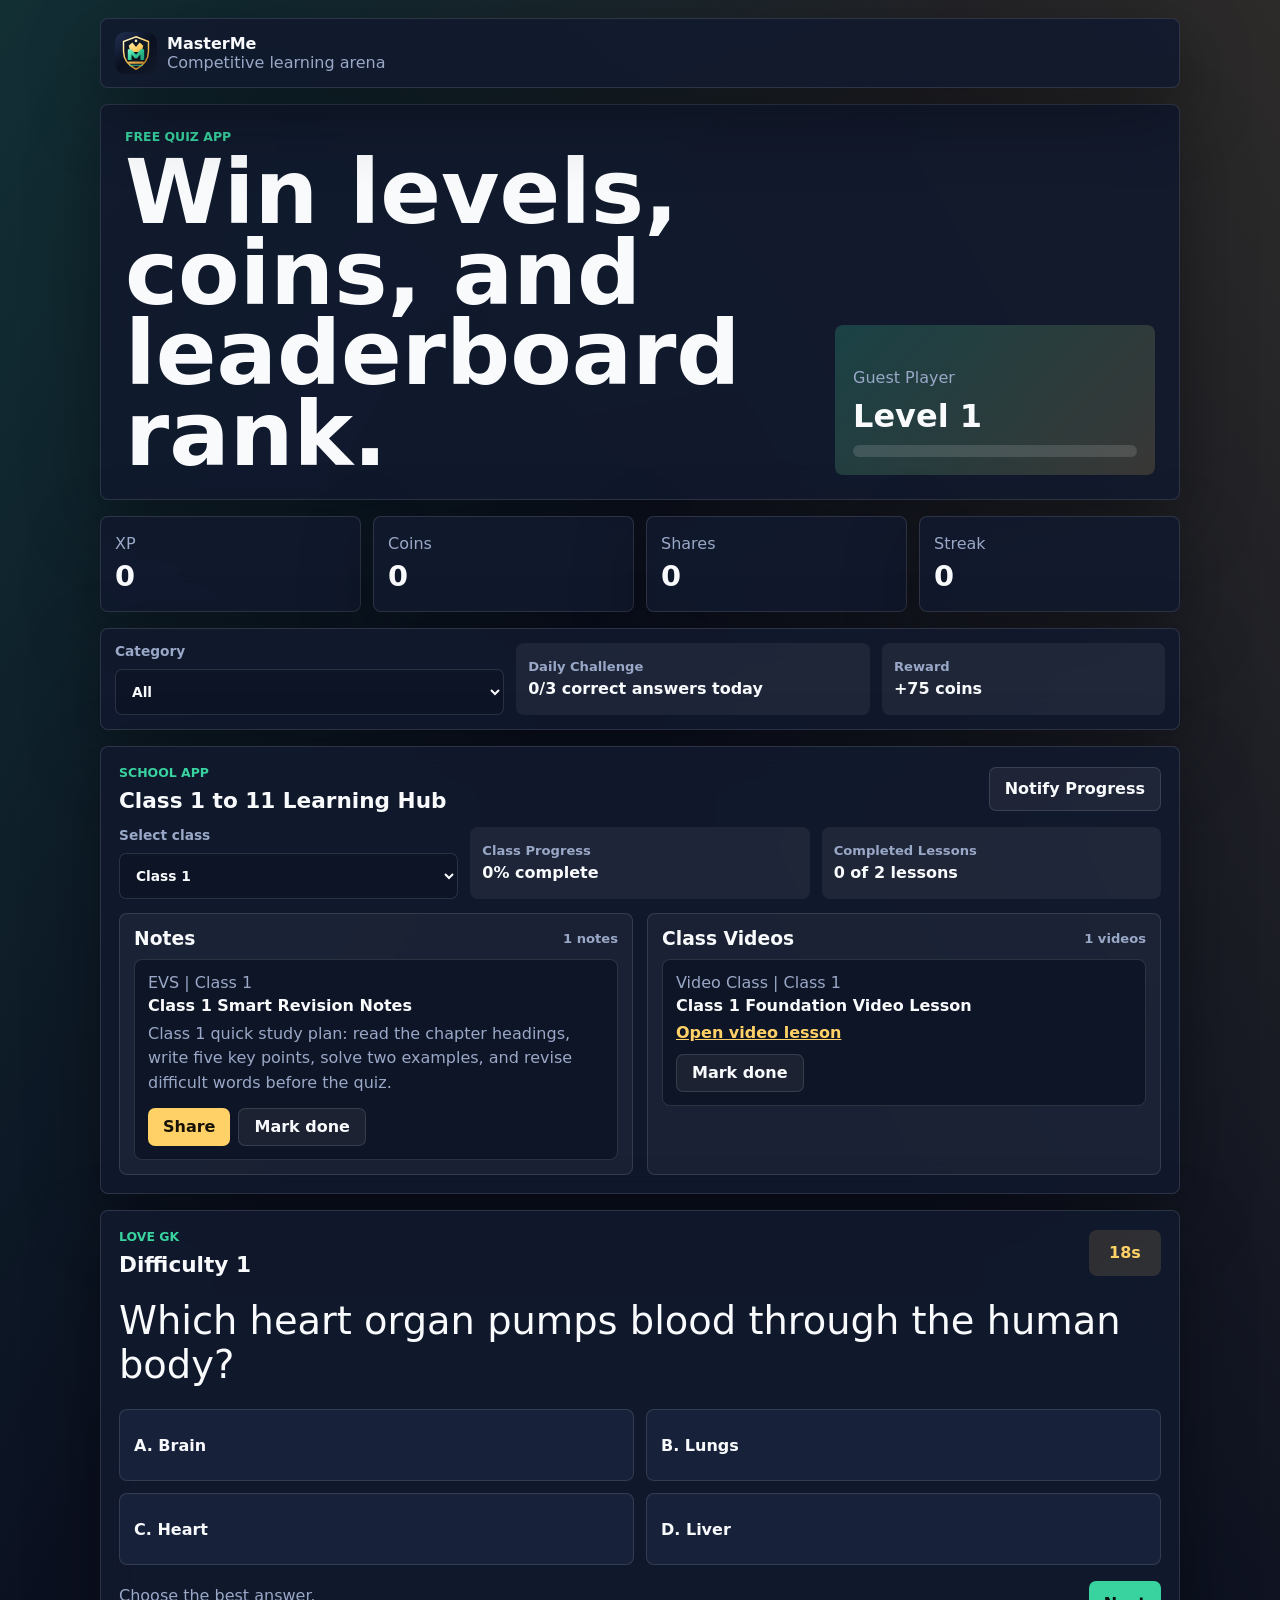
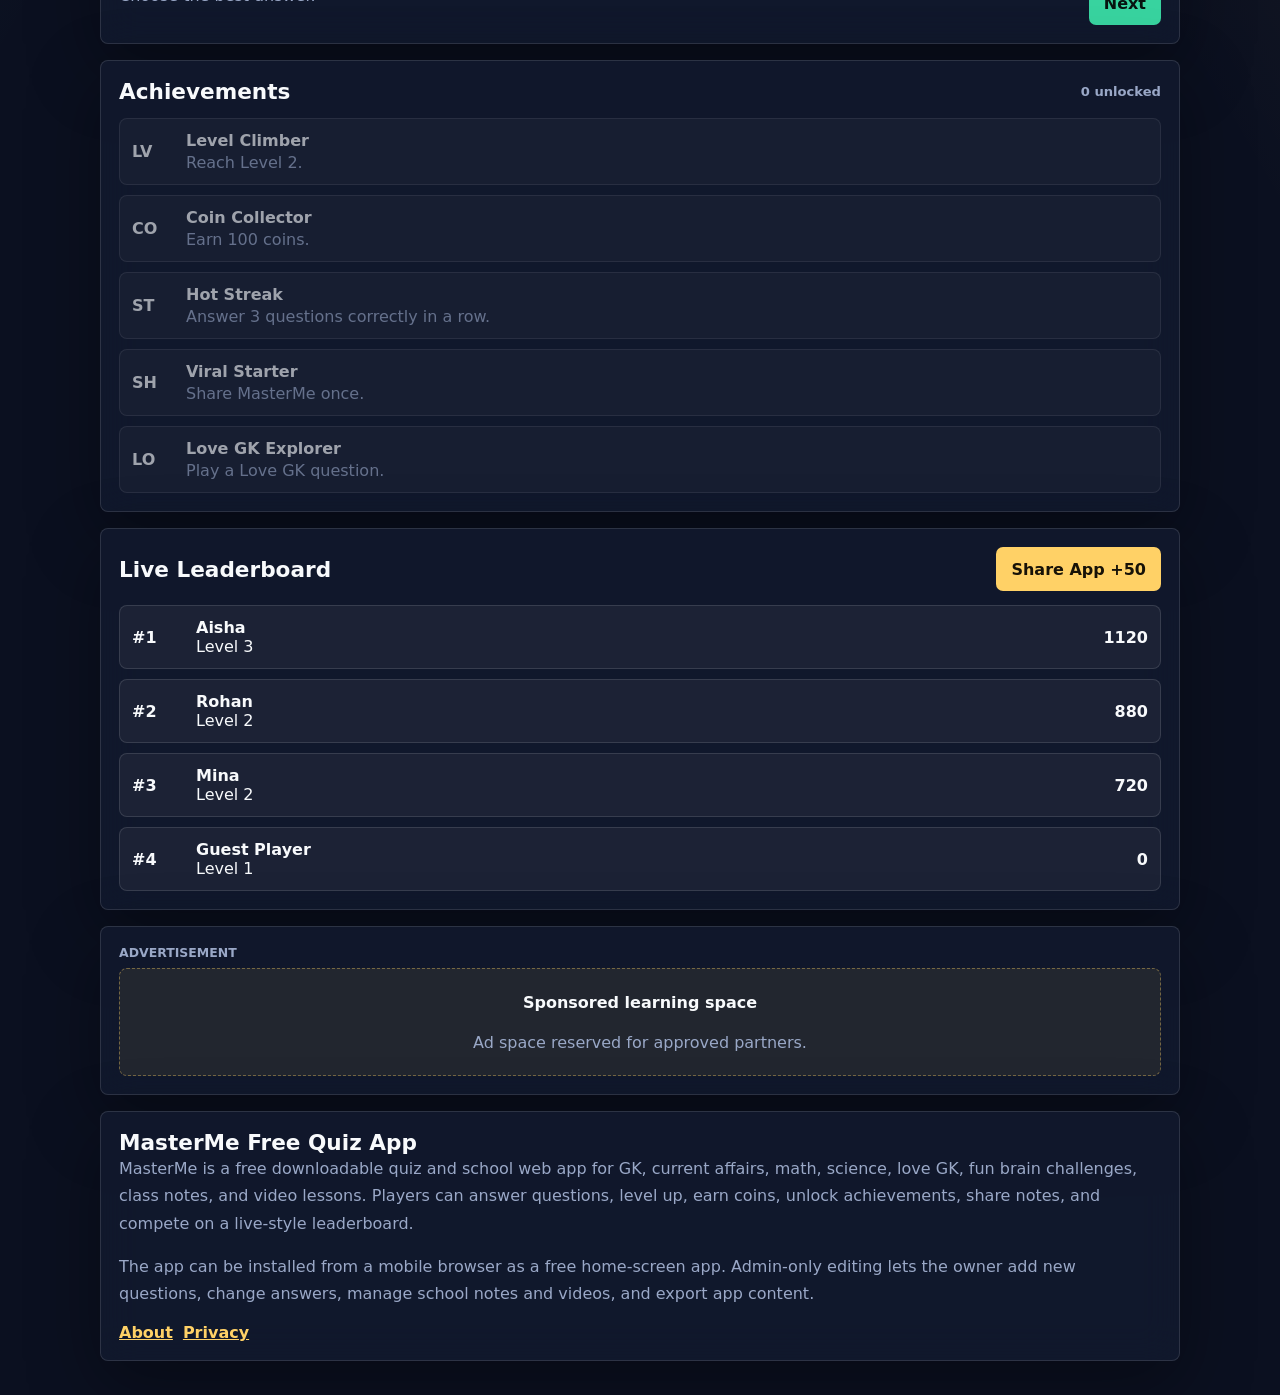
<file: index.html>
<!doctype html>
<html lang="en">
  <head>
    <meta charset="utf-8">
    <meta name="viewport" content="width=device-width, initial-scale=1, viewport-fit=cover">
    <meta name="theme-color" content="#111827">
    <meta name="description" content="MasterMe is a free competitive quiz and school learning app with GK, Math, Love GK, class 1 to 11 notes, video lessons, progress tracking, and admin-only editing.">
    <meta name="keywords" content="MasterMe, free quiz app, GK quiz, school app, class notes, video lessons, love GK, educational game, competitive quiz">
    <meta name="robots" content="index, follow">
    <meta property="og:title" content="MasterMe - Free Competitive Quiz App">
    <meta property="og:description" content="Play GK, Math, Love GK, and fun quiz challenges. Read class notes, open video lessons, track progress, and climb the leaderboard.">
    <meta property="og:type" content="website">
    <meta property="og:image" content="icon.svg">
    <title>MasterMe - Free Competitive Quiz App</title>
    <link rel="manifest" href="manifest.webmanifest">
    <link rel="icon" href="icon.svg" type="image/svg+xml">
    <link rel="stylesheet" href="styles.css">
    <script type="application/ld+json">
      {
        "@context": "https://schema.org",
        "@type": "WebApplication",
        "name": "MasterMe",
        "applicationCategory": "EducationalApplication",
        "operatingSystem": "Android, iOS, Windows, macOS",
        "description": "A free competitive educational app with GK, Math, Love GK, class 1 to 11 notes, video lessons, progress tracking, levels, coins, leaderboards, referrals, and admin-only editing.",
        "offers": {
          "@type": "Offer",
          "price": "0",
          "priceCurrency": "USD"
        }
      }
    </script>
  </head>
  <body>
    <div class="app-shell">
      <header class="topbar">
        <button id="adminSecretTrigger" class="brand brand-trigger" type="button" aria-label="MasterMe">
          <img src="icon.svg" alt="" width="42" height="42">
          <div>
            <strong>MasterMe</strong>
            <span>Competitive learning arena</span>
          </div>
        </button>
        <div class="top-actions">
          <button id="installButton" class="ghost" type="button" hidden>Install</button>
        </div>
      </header>

      <main>
        <section class="hero-panel">
          <div>
            <p class="eyebrow">Free quiz app</p>
            <h1>Win levels, coins, and leaderboard rank.</h1>
          </div>
          <div class="player-card">
            <span id="playerName">Guest Player</span>
            <strong>Level <b id="levelValue">1</b></strong>
            <div class="xp-track" aria-label="Level progress">
              <span id="xpTrack"></span>
            </div>
          </div>
        </section>

        <section class="stats-grid" aria-label="Player stats">
          <div>
            <span>XP</span>
            <strong id="xpValue">0</strong>
          </div>
          <div>
            <span>Coins</span>
            <strong id="coinValue">0</strong>
          </div>
          <div>
            <span>Shares</span>
            <strong id="shareValue">0</strong>
          </div>
          <div>
            <span>Streak</span>
            <strong id="streakValue">0</strong>
          </div>
        </section>

        <section class="control-strip" aria-label="Quiz controls">
          <label>
            Category
            <select id="categoryFilter"></select>
          </label>
          <div class="daily-card">
            <span>Daily Challenge</span>
            <strong id="dailyChallengeText">Answer 3 questions correctly</strong>
          </div>
          <div class="daily-card">
            <span>Reward</span>
            <strong>+75 coins</strong>
          </div>
        </section>

        <section class="learning-hub" aria-label="School learning hub">
          <div class="section-title">
            <div>
              <p class="eyebrow">School app</p>
              <h2>Class 1 to 11 Learning Hub</h2>
            </div>
            <button id="notifyProgressButton" class="ghost" type="button">Notify Progress</button>
          </div>

          <div class="learning-controls">
            <label>
              Select class
              <select id="classFilter"></select>
            </label>
            <div class="daily-card">
              <span>Class Progress</span>
              <strong id="classProgressText">0% complete</strong>
            </div>
            <div class="daily-card">
              <span>Completed Lessons</span>
              <strong id="lessonCompleteText">0 lessons</strong>
            </div>
          </div>

          <div class="learning-grid">
            <article class="study-panel">
              <div class="section-title compact">
                <h3>Notes</h3>
                <span id="notesCount">0 notes</span>
              </div>
              <div id="notesList" class="content-list"></div>
            </article>

            <article class="study-panel">
              <div class="section-title compact">
                <h3>Class Videos</h3>
                <span id="videosCount">0 videos</span>
              </div>
              <div id="videoList" class="content-list"></div>
            </article>
          </div>
        </section>

        <section class="arena">
          <div class="arena-head">
            <div>
              <p class="eyebrow" id="categoryLabel">GK</p>
              <h2 id="questionNumber">Question 1</h2>
            </div>
            <div class="timer" id="timerValue">20s</div>
          </div>

          <p id="questionText" class="question-text">Loading question...</p>

          <div id="options" class="options" aria-label="Answer options"></div>

          <div class="result-row">
            <p id="resultText">Choose the best answer.</p>
            <button id="nextButton" class="primary" type="button">Next</button>
          </div>
        </section>

        <section class="achievements">
          <div class="section-title">
            <h2>Achievements</h2>
            <span id="achievementCount">0 unlocked</span>
          </div>
          <div id="achievementList" class="achievement-list"></div>
        </section>

        <section class="leaderboard">
          <div class="section-title">
            <h2>Live Leaderboard</h2>
            <button id="shareButton" class="secondary" type="button">Share App +50</button>
          </div>
          <div id="leaderboardList" class="rank-list"></div>
        </section>

        <section class="ad-ready-panel" aria-label="Advertisement">
          <span>Advertisement</span>
          <div class="ad-slot" id="googleAdSlot">
            <strong>Sponsored learning space</strong>
            <p>Ad space reserved for approved partners.</p>
          </div>
        </section>

        <section class="seo-section">
          <h2>MasterMe Free Quiz App</h2>
          <p>MasterMe is a free downloadable quiz and school web app for GK, current affairs, math, science, love GK, fun brain challenges, class notes, and video lessons. Players can answer questions, level up, earn coins, unlock achievements, share notes, and compete on a live-style leaderboard.</p>
          <p>The app can be installed from a mobile browser as a free home-screen app. Admin-only editing lets the owner add new questions, change answers, manage school notes and videos, and export app content.</p>
          <nav class="site-links" aria-label="Site pages">
            <a href="about.html">About</a>
            <a href="privacy.html">Privacy</a>
          </nav>
        </section>
      </main>
    </div>

    <dialog id="adminDialog" class="admin-dialog">
      <form method="dialog" class="dialog-head">
        <div>
          <p class="eyebrow">Admin only</p>
          <h2>Owner verification</h2>
        </div>
        <button class="icon-close" aria-label="Close" type="submit">x</button>
      </form>

      <section id="adminLogin" class="admin-login">
        <label>
          Owner phone
          <input id="adminPhone" type="tel" inputmode="tel" autocomplete="tel" placeholder="+91 ********54">
        </label>
        <button id="sendAdminCodeButton" class="primary" type="button">Send verification code</button>
        <div id="adminOtpArea" class="otp-area" hidden>
          <label>
            Verification code
            <input id="adminCode" type="text" inputmode="numeric" autocomplete="one-time-code" maxlength="6" placeholder="6-digit code">
          </label>
          <button id="adminLoginButton" class="secondary" type="button">Verify owner</button>
        </div>
        <p id="adminLoginStatus" class="hint">Admin is hidden from students. Tap the MasterMe logo 7 times to open owner verification.</p>
      </section>

      <section id="adminPanel" class="admin-panel" hidden>
        <div class="admin-section-title">
          <h3>Quiz questions</h3>
          <span>Add, edit, or delete quiz questions.</span>
        </div>

        <form id="questionForm" class="question-form">
          <input id="editingQuestionId" type="hidden">
          <label>
            Question text
            <textarea id="adminQuestionText" rows="3" required></textarea>
          </label>

          <div class="grid-two">
            <label>Option A <input id="adminOptionA" required></label>
            <label>Option B <input id="adminOptionB" required></label>
            <label>Option C <input id="adminOptionC" required></label>
            <label>Option D <input id="adminOptionD" required></label>
          </div>

          <div class="grid-three">
            <label>
              Correct
              <select id="adminCorrect" required>
                <option>A</option>
                <option>B</option>
                <option>C</option>
                <option>D</option>
              </select>
            </label>
            <label>
              Difficulty
              <input id="adminDifficulty" type="number" min="1" max="50" value="1" required>
            </label>
            <label>
              Category
              <input id="adminCategory" value="GK" required>
            </label>
          </div>

          <label>
            Explanation
            <textarea id="adminExplanation" rows="2"></textarea>
          </label>

          <div class="admin-actions">
            <button class="primary" type="submit">Save question</button>
            <button id="newQuestionButton" class="secondary" type="button">New</button>
            <button id="exportQuestionsButton" class="secondary" type="button">Export JSON</button>
          </div>
        </form>

        <div id="adminQuestionList" class="admin-list"></div>

        <div class="admin-section-title">
          <h3>School notes and videos</h3>
          <span>Only admin can edit class learning content in this prototype.</span>
        </div>

        <form id="schoolContentForm" class="question-form">
          <input id="editingContentId" type="hidden">

          <div class="grid-three">
            <label>
              Type
              <select id="adminContentType" required>
                <option value="note">Note</option>
                <option value="video">Video</option>
              </select>
            </label>
            <label>
              Class
              <select id="adminContentClass" required></select>
            </label>
            <label>
              Subject
              <input id="adminContentSubject" value="General" required>
            </label>
          </div>

          <label>
            Title
            <input id="adminContentTitle" required>
          </label>

          <label>
            Note text or video link
            <textarea id="adminContentBody" rows="3" required></textarea>
          </label>

          <div class="admin-actions">
            <button class="primary" type="submit">Save content</button>
            <button id="newContentButton" class="secondary" type="button">New content</button>
            <button id="exportSchoolButton" class="secondary" type="button">Export school JSON</button>
          </div>
        </form>

        <div id="adminContentList" class="admin-list"></div>
      </section>
    </dialog>

    <dialog id="adDialog" class="ad-dialog">
      <div class="ad-box">
        <p class="eyebrow">Interstitial Ad</p>
        <h2>Ad break</h2>
        <p>This fires after every 5 quiz reads. Connect AdMob or AdSense here when you publish.</p>
        <button id="closeAdButton" class="primary" type="button">Continue</button>
      </div>
    </dialog>

    <script src="app.js"></script>
  </body>
</html>
</file>
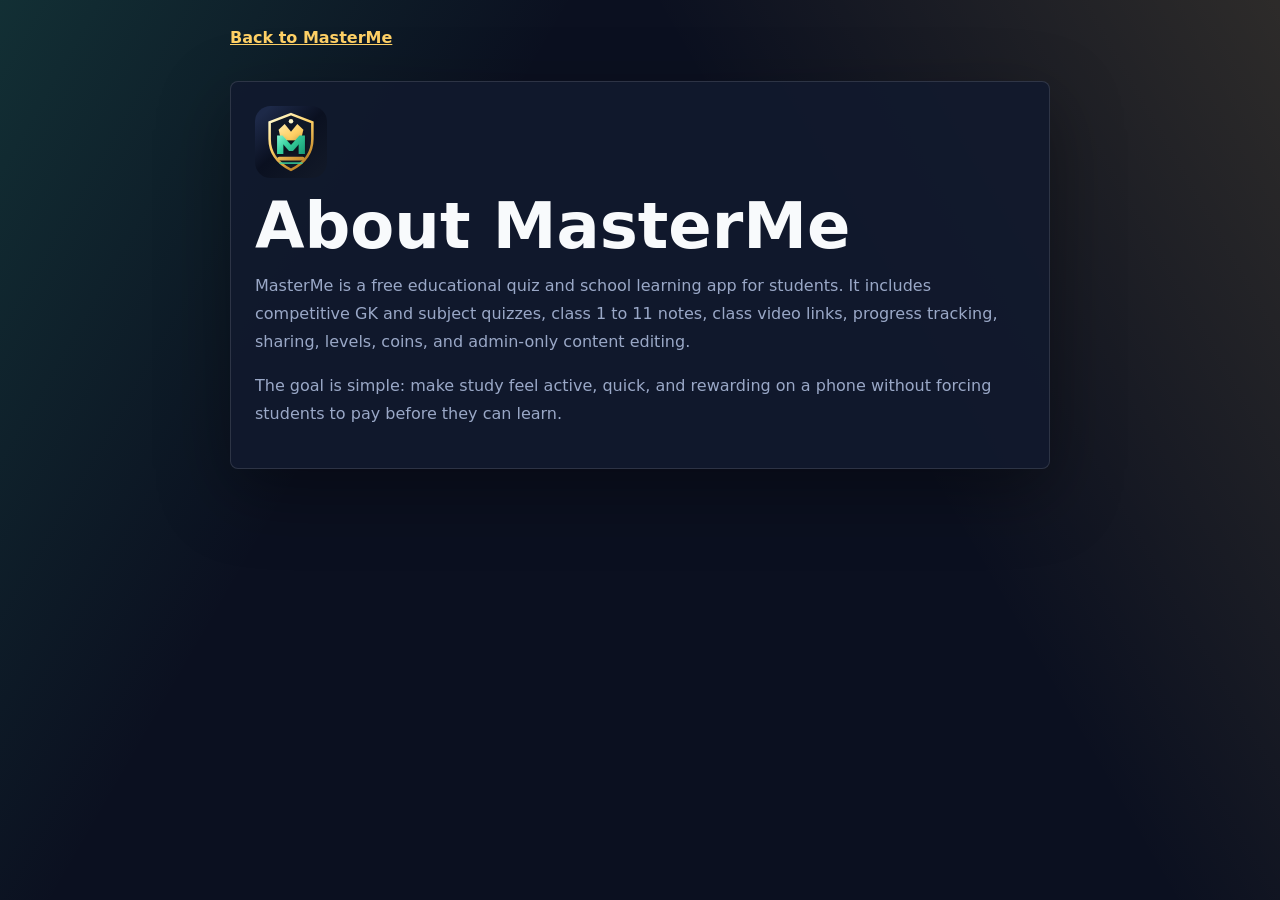
<file: about.html>
<!doctype html>
<html lang="en">
  <head>
    <meta charset="utf-8">
    <meta name="viewport" content="width=device-width, initial-scale=1">
    <meta name="theme-color" content="#111827">
    <meta name="description" content="About MasterMe, a free competitive quiz and school learning app for classes 1 to 11.">
    <title>About MasterMe</title>
    <link rel="icon" href="icon.svg" type="image/svg+xml">
    <link rel="stylesheet" href="styles.css">
  </head>
  <body>
    <main class="page-shell">
      <a class="back-link" href="index.html">Back to MasterMe</a>
      <section class="simple-page">
        <img src="icon.svg" alt="" width="72" height="72">
        <h1>About MasterMe</h1>
        <p>MasterMe is a free educational quiz and school learning app for students. It includes competitive GK and subject quizzes, class 1 to 11 notes, class video links, progress tracking, sharing, levels, coins, and admin-only content editing.</p>
        <p>The goal is simple: make study feel active, quick, and rewarding on a phone without forcing students to pay before they can learn.</p>
      </section>
    </main>
  </body>
</html>
</file>
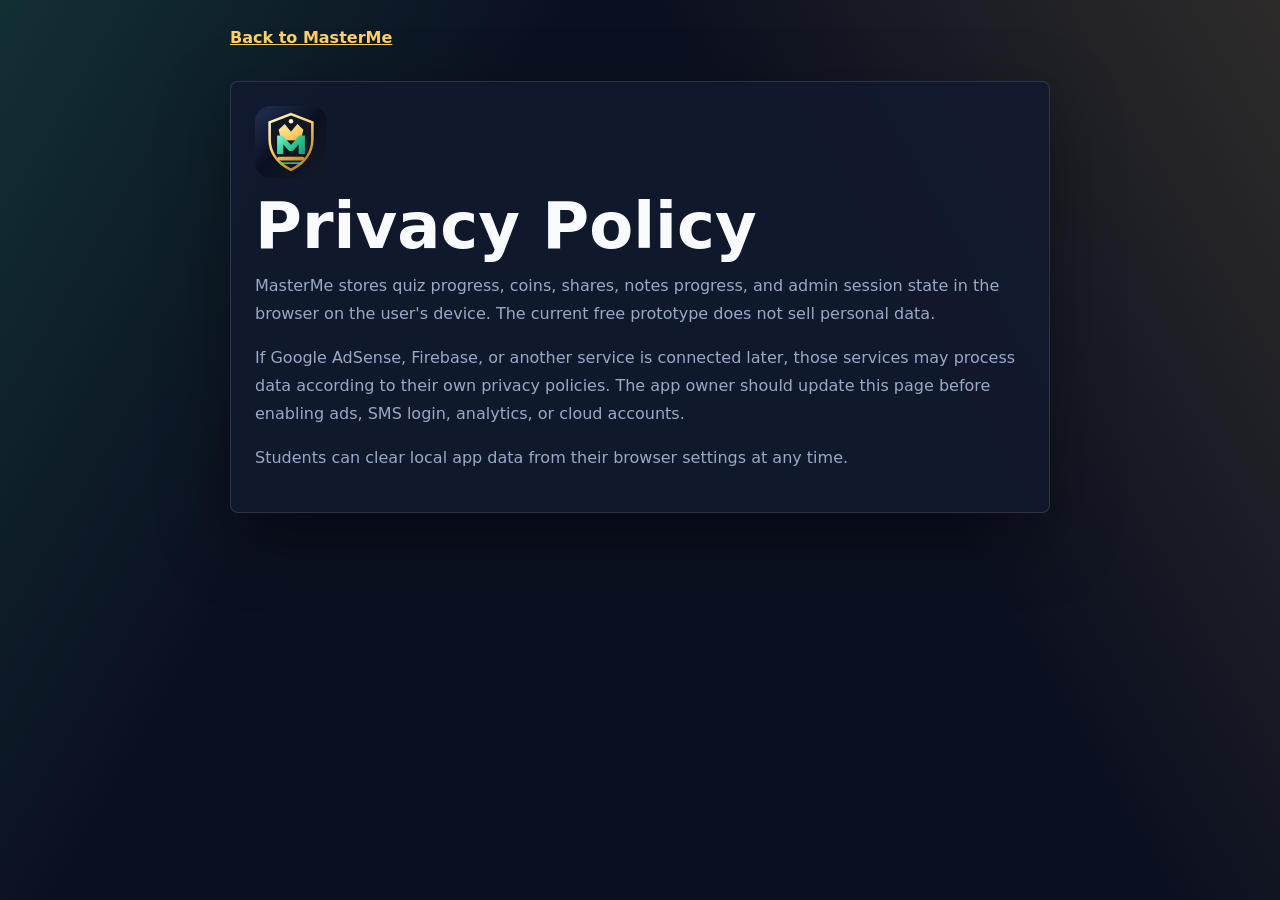
<file: privacy.html>
<!doctype html>
<html lang="en">
  <head>
    <meta charset="utf-8">
    <meta name="viewport" content="width=device-width, initial-scale=1">
    <meta name="theme-color" content="#111827">
    <meta name="description" content="Privacy policy for the MasterMe free quiz and school learning app.">
    <title>Privacy Policy - MasterMe</title>
    <link rel="icon" href="icon.svg" type="image/svg+xml">
    <link rel="stylesheet" href="styles.css">
  </head>
  <body>
    <main class="page-shell">
      <a class="back-link" href="index.html">Back to MasterMe</a>
      <section class="simple-page">
        <img src="icon.svg" alt="" width="72" height="72">
        <h1>Privacy Policy</h1>
        <p>MasterMe stores quiz progress, coins, shares, notes progress, and admin session state in the browser on the user's device. The current free prototype does not sell personal data.</p>
        <p>If Google AdSense, Firebase, or another service is connected later, those services may process data according to their own privacy policies. The app owner should update this page before enabling ads, SMS login, analytics, or cloud accounts.</p>
        <p>Students can clear local app data from their browser settings at any time.</p>
      </section>
    </main>
  </body>
</html>
</file>
<file: styles.css>
:root {
  color-scheme: dark;
  --bg: #0b1020;
  --panel: #121a2e;
  --panel-2: #17213a;
  --ink: #f8fafc;
  --muted: #9aa8c7;
  --line: rgba(255, 255, 255, 0.12);
  --accent: #38d39f;
  --accent-2: #ffd166;
  --danger: #ff6b6b;
  --shadow: 0 24px 70px rgba(0, 0, 0, 0.35);
  font-family: Inter, ui-sans-serif, system-ui, -apple-system, BlinkMacSystemFont, "Segoe UI", sans-serif;
}

* {
  box-sizing: border-box;
}

body {
  margin: 0;
  min-height: 100vh;
  background:
    linear-gradient(120deg, rgba(56, 211, 159, 0.16), transparent 32%),
    linear-gradient(240deg, rgba(255, 209, 102, 0.14), transparent 35%),
    var(--bg);
  color: var(--ink);
}

button,
input,
textarea,
select {
  font: inherit;
}

button {
  cursor: pointer;
}

.app-shell {
  width: min(1080px, calc(100% - 28px));
  margin: 0 auto;
  padding: 18px 0 34px;
}

.topbar,
.hero-panel,
  .arena,
  .leaderboard,
  .achievements,
  .learning-hub,
  .ad-ready-panel,
  .control-strip,
  .seo-section,
.stats-grid > div,
.admin-dialog,
.ad-box {
  border: 1px solid var(--line);
  background: rgba(18, 26, 46, 0.88);
  box-shadow: var(--shadow);
  backdrop-filter: blur(18px);
}

.topbar {
  position: sticky;
  top: 12px;
  z-index: 5;
  min-height: 70px;
  display: flex;
  align-items: center;
  justify-content: space-between;
  gap: 14px;
  padding: 12px 14px;
  border-radius: 8px;
}

.brand,
.top-actions,
.section-title,
.arena-head,
.result-row,
.admin-actions {
  display: flex;
  align-items: center;
}

.brand {
  gap: 10px;
}

.brand-trigger {
  border: 0;
  padding: 0;
  background: transparent;
  color: inherit;
  text-align: left;
}

.brand-trigger:focus-visible {
  outline: 3px solid rgba(56, 211, 159, 0.45);
  outline-offset: 5px;
  border-radius: 8px;
}

.brand img {
  border-radius: 10px;
}

.brand strong,
.brand span {
  display: block;
}

.brand span,
.hint,
.result-row p,
.player-card span,
.stats-grid span {
  color: var(--muted);
}

.top-actions {
  gap: 9px;
}

main {
  display: grid;
  gap: 16px;
  padding-top: 16px;
}

.hero-panel {
  min-height: 230px;
  display: grid;
  grid-template-columns: 1fr 320px;
  gap: 18px;
  align-items: end;
  padding: 24px;
  border-radius: 8px;
}

.eyebrow {
  margin: 0 0 8px;
  color: var(--accent);
  font-size: 0.78rem;
  font-weight: 900;
  text-transform: uppercase;
}

h1,
h2,
p {
  margin-top: 0;
}

h1 {
  max-width: 12ch;
  margin-bottom: 0;
  font-size: clamp(2.6rem, 7vw, 5.9rem);
  line-height: 0.9;
  letter-spacing: 0;
}

h2 {
  margin-bottom: 0;
  font-size: 1.35rem;
  letter-spacing: 0;
}

.player-card {
  min-height: 150px;
  display: grid;
  align-content: end;
  gap: 10px;
  padding: 18px;
  border-radius: 8px;
  background: linear-gradient(135deg, rgba(56, 211, 159, 0.22), rgba(255, 209, 102, 0.16));
}

.player-card strong {
  font-size: 2rem;
}

.xp-track {
  height: 12px;
  overflow: hidden;
  border-radius: 999px;
  background: rgba(255, 255, 255, 0.13);
}

.xp-track span {
  width: 0%;
  height: 100%;
  display: block;
  border-radius: inherit;
  background: var(--accent);
  transition: width 220ms ease;
}

.stats-grid {
  display: grid;
  grid-template-columns: repeat(4, 1fr);
  gap: 12px;
}

.control-strip {
  display: grid;
  grid-template-columns: 1.1fr 1fr 0.8fr;
  gap: 12px;
  padding: 14px;
  border-radius: 8px;
}

.daily-card {
  display: grid;
  align-content: center;
  gap: 5px;
  min-height: 72px;
  padding: 12px;
  border-radius: 8px;
  background: rgba(255, 255, 255, 0.06);
}

.daily-card span,
.section-title span {
  color: var(--muted);
  font-size: 0.82rem;
  font-weight: 800;
}

.daily-card strong {
  font-size: 1rem;
}

.stats-grid > div {
  min-height: 96px;
  display: grid;
  align-content: center;
  gap: 6px;
  padding: 14px;
  border-radius: 8px;
}

.stats-grid strong {
  font-size: 1.8rem;
}

.arena,
.leaderboard,
.achievements,
.learning-hub,
.ad-ready-panel,
.seo-section {
  border-radius: 8px;
  padding: 18px;
}

.learning-controls {
  display: grid;
  grid-template-columns: 1fr 1fr 1fr;
  gap: 12px;
  margin-bottom: 14px;
}

.learning-grid {
  display: grid;
  grid-template-columns: 1fr 1fr;
  gap: 14px;
}

.study-panel {
  min-width: 0;
  border: 1px solid var(--line);
  border-radius: 8px;
  padding: 14px;
  background: rgba(255, 255, 255, 0.045);
}

.section-title.compact {
  margin-bottom: 10px;
}

h3,
h4 {
  margin: 0;
  letter-spacing: 0;
}

.content-list {
  display: grid;
  gap: 10px;
}

.content-card {
  display: grid;
  gap: 12px;
  padding: 13px;
  border: 1px solid var(--line);
  border-radius: 8px;
  background: rgba(13, 20, 37, 0.82);
}

.content-card.complete {
  border-color: rgba(56, 211, 159, 0.55);
  background: rgba(56, 211, 159, 0.1);
}

.content-card span,
.content-card p,
.empty-state,
.admin-section-title span {
  color: var(--muted);
}

.content-card h4 {
  margin-top: 4px;
  font-size: 1rem;
}

.content-card p {
  margin: 7px 0 0;
  line-height: 1.55;
}

.content-card a {
  display: inline-block;
  margin-top: 8px;
  color: var(--accent-2);
  font-weight: 900;
}

.content-actions {
  display: flex;
  flex-wrap: wrap;
  gap: 8px;
}

.content-actions button {
  min-height: 38px;
}

.empty-state {
  margin: 0;
  padding: 12px;
  border: 1px dashed var(--line);
  border-radius: 8px;
}

.arena-head {
  justify-content: space-between;
  gap: 12px;
}

.timer {
  min-width: 72px;
  min-height: 46px;
  display: grid;
  place-items: center;
  border-radius: 8px;
  background: rgba(255, 209, 102, 0.13);
  color: var(--accent-2);
  font-weight: 900;
}

.question-text {
  margin: 22px 0;
  font-size: clamp(1.45rem, 4vw, 2.4rem);
  line-height: 1.15;
  -webkit-user-select: none;
  user-select: none;
  -webkit-touch-callout: none;
}

.options {
  display: grid;
  grid-template-columns: 1fr 1fr;
  gap: 12px;
}

.option {
  min-height: 72px;
  border: 1px solid var(--line);
  border-radius: 8px;
  padding: 14px;
  background: var(--panel-2);
  color: var(--ink);
  text-align: left;
  font-weight: 800;
}

.option.correct {
  border-color: var(--accent);
  background: rgba(56, 211, 159, 0.2);
}

.option.wrong {
  border-color: var(--danger);
  background: rgba(255, 107, 107, 0.17);
}

.result-row {
  justify-content: space-between;
  gap: 12px;
  margin-top: 16px;
}

.primary,
.secondary,
.ghost {
  min-height: 44px;
  border: 0;
  border-radius: 7px;
  padding: 0 15px;
  font-weight: 900;
}

.primary {
  background: var(--accent);
  color: #07130f;
}

.secondary {
  background: var(--accent-2);
  color: #171207;
}

.ghost {
  border: 1px solid var(--line);
  background: rgba(255, 255, 255, 0.06);
  color: var(--ink);
}

.section-title {
  justify-content: space-between;
  gap: 12px;
  margin-bottom: 14px;
}

.rank-list,
.admin-list,
.achievement-list {
  display: grid;
  gap: 10px;
}

.rank-row,
.admin-question,
.achievement {
  display: grid;
  grid-template-columns: 52px 1fr auto;
  gap: 12px;
  align-items: center;
  padding: 12px;
  border: 1px solid var(--line);
  border-radius: 8px;
  background: rgba(255, 255, 255, 0.05);
}

.achievement {
  grid-template-columns: 42px 1fr;
  opacity: 0.62;
}

.achievement.unlocked {
  opacity: 1;
  border-color: rgba(56, 211, 159, 0.48);
  background: rgba(56, 211, 159, 0.12);
}

.achievement strong,
.achievement span {
  display: block;
}

.achievement span {
  color: var(--muted);
  margin-top: 3px;
}

.seo-section p {
  color: var(--muted);
  line-height: 1.7;
}

.ad-ready-panel {
  display: grid;
  gap: 8px;
}

.ad-ready-panel > span {
  color: var(--muted);
  font-size: 0.78rem;
  font-weight: 900;
  text-transform: uppercase;
}

.ad-slot {
  min-height: 108px;
  display: grid;
  place-items: center;
  gap: 6px;
  padding: 16px;
  border: 1px dashed rgba(255, 209, 102, 0.38);
  border-radius: 8px;
  background: rgba(255, 209, 102, 0.08);
  text-align: center;
}

.ad-slot p {
  max-width: 34rem;
  margin: 0;
  color: var(--muted);
}

.site-links {
  display: flex;
  flex-wrap: wrap;
  gap: 10px;
  margin-top: 14px;
}

.site-links a,
.back-link {
  color: var(--accent-2);
  font-weight: 900;
}

.page-shell {
  width: min(820px, calc(100% - 28px));
  margin: 0 auto;
  padding: 28px 0;
}

.simple-page {
  margin-top: 18px;
  border: 1px solid var(--line);
  border-radius: 8px;
  padding: 24px;
  background: rgba(18, 26, 46, 0.88);
  box-shadow: var(--shadow);
}

.simple-page h1 {
  max-width: 100%;
  margin: 16px 0;
  font-size: clamp(2.1rem, 7vw, 4rem);
}

.simple-page p {
  color: var(--muted);
  line-height: 1.75;
}

.rank-row strong,
.rank-row span {
  display: block;
}

dialog {
  max-width: min(920px, calc(100% - 24px));
  width: 100%;
  color: var(--ink);
}

dialog::backdrop {
  background: rgba(2, 6, 23, 0.72);
}

.admin-dialog,
.ad-box {
  border-radius: 8px;
  padding: 18px;
}

.dialog-head {
  display: flex;
  justify-content: space-between;
  gap: 12px;
  margin-bottom: 16px;
}

.icon-close {
  width: 42px;
  height: 42px;
  border: 0;
  border-radius: 50%;
  background: rgba(255, 255, 255, 0.08);
  color: white;
  font-weight: 900;
}

.admin-login,
.admin-panel,
.question-form,
.otp-area {
  display: grid;
  gap: 13px;
}

.admin-section-title {
  display: grid;
  gap: 4px;
  padding-top: 4px;
}

label {
  display: grid;
  gap: 7px;
  color: var(--muted);
  font-size: 0.86rem;
  font-weight: 800;
}

input,
textarea,
select {
  width: 100%;
  border: 1px solid var(--line);
  border-radius: 7px;
  background: #0d1425;
  color: var(--ink);
  padding: 11px 12px;
  outline: none;
}

input:focus,
textarea:focus,
select:focus {
  border-color: var(--accent);
  box-shadow: 0 0 0 3px rgba(56, 211, 159, 0.16);
}

.grid-two {
  display: grid;
  grid-template-columns: 1fr 1fr;
  gap: 12px;
}

.grid-three {
  display: grid;
  grid-template-columns: 0.6fr 0.6fr 1fr;
  gap: 12px;
}

.admin-actions {
  flex-wrap: wrap;
  gap: 10px;
}

.admin-question {
  grid-template-columns: 1fr auto;
}

.admin-question p {
  margin-bottom: 4px;
}

.admin-question small {
  color: var(--muted);
}

.mini-actions {
  display: flex;
  gap: 8px;
}

.mini-actions button {
  min-height: 36px;
  border: 1px solid var(--line);
  border-radius: 7px;
  background: rgba(255, 255, 255, 0.08);
  color: white;
  font-weight: 800;
}

.ad-dialog {
  max-width: 420px;
}

.ad-box {
  text-align: center;
}

@media (max-width: 820px) {
  .hero-panel,
  .stats-grid,
  .control-strip,
  .learning-controls,
  .learning-grid,
  .options,
  .grid-two,
  .grid-three {
    grid-template-columns: 1fr;
  }

  .topbar,
  .section-title,
  .result-row {
    align-items: stretch;
    flex-direction: column;
  }

  h1 {
    max-width: 13ch;
  }
}
</file>
